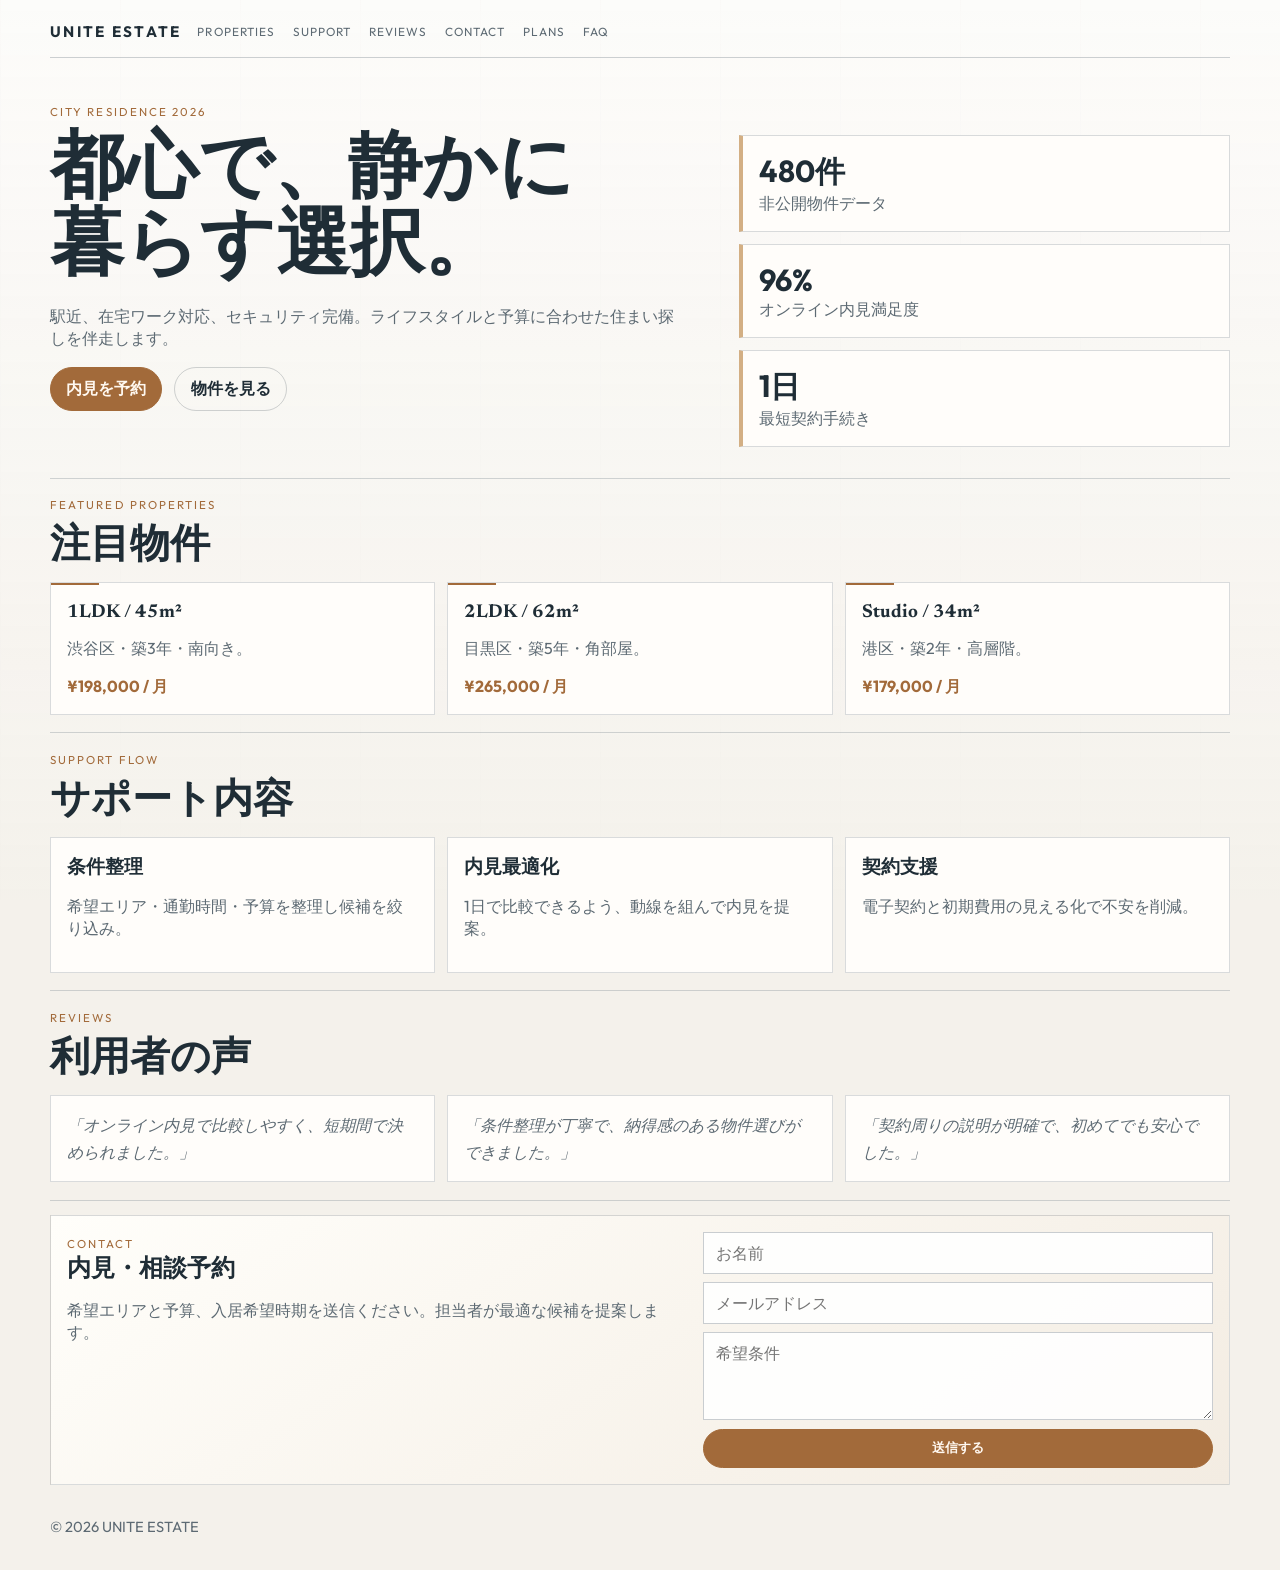
<file: index.html>
<!doctype html>
<html lang="ja">
  <head>
    <meta charset="UTF-8" />
    <meta name="viewport" content="width=device-width, initial-scale=1.0" />
    <title>UNITE ESTATE | 都市型レジデンス</title>
    <link rel="preconnect" href="https://fonts.googleapis.com" />
    <link rel="preconnect" href="https://fonts.gstatic.com" crossorigin />
    <link href="https://fonts.googleapis.com/css2?family=Newsreader:opsz,wght@6..72,500;6..72,700&family=Outfit:wght@400;500;700&display=swap" rel="stylesheet" />
    <link rel="stylesheet" href="styles.css" />
  </head>
  <body>
    <div class="bg-layer"></div>
    <header class="site-header container">
      <a class="brand" href="#top">UNITE ESTATE</a>
      <button class="menu-toggle" aria-expanded="false" aria-label="メニュー">☰</button>
      <nav class="nav-links">
        <a href="#properties">Properties</a>
        <a href="#support">Support</a>
        <a href="#reviews">Reviews</a>
        <a href="#contact">Contact</a>
              <a href="plans.html">Plans</a>
        <a href="faq.html">FAQ</a>
      </nav>
    </header>

    <main id="top" class="container">
      <section class="hero reveal">
        <span class="badge">CITY RESIDENCE 2026</span>
        <div class="hero-grid">
          <div>
            <h1>都心で、静かに暮らす選択。</h1>
            <p class="lead">駅近、在宅ワーク対応、セキュリティ完備。ライフスタイルと予算に合わせた住まい探しを伴走します。</p>
            <div class="hero-actions">
              <a class="btn primary" href="#contact">内見を予約</a>
              <a class="btn ghost" href="#properties">物件を見る</a>
            </div>
          </div>
          <aside class="hero-stats">
            <article><strong data-count="480" data-suffix="件">0件</strong><span>非公開物件データ</span></article>
            <article><strong data-count="96" data-suffix="%">0%</strong><span>オンライン内見満足度</span></article>
            <article><strong data-count="1" data-suffix="日">0日</strong><span>最短契約手続き</span></article>
          </aside>
        </div>
      </section>

      <section class="section reveal" id="properties">
        <div class="section-head"><span class="eyebrow">FEATURED PROPERTIES</span><h2>注目物件</h2></div>
        <div class="card-grid three">
          <article class="card"><h3>1LDK / 45m²</h3><p>渋谷区・築3年・南向き。</p><strong>¥198,000 / 月</strong></article>
          <article class="card"><h3>2LDK / 62m²</h3><p>目黒区・築5年・角部屋。</p><strong>¥265,000 / 月</strong></article>
          <article class="card"><h3>Studio / 34m²</h3><p>港区・築2年・高層階。</p><strong>¥179,000 / 月</strong></article>
        </div>
      </section>

      <section class="section reveal" id="support">
        <div class="section-head"><span class="eyebrow">SUPPORT FLOW</span><h2>サポート内容</h2></div>
        <div class="process-list">
          <article><h3>条件整理</h3><p>希望エリア・通勤時間・予算を整理し候補を絞り込み。</p></article>
          <article><h3>内見最適化</h3><p>1日で比較できるよう、動線を組んで内見を提案。</p></article>
          <article><h3>契約支援</h3><p>電子契約と初期費用の見える化で不安を削減。</p></article>
        </div>
      </section>

      <section class="section reveal" id="reviews">
        <div class="section-head"><span class="eyebrow">REVIEWS</span><h2>利用者の声</h2></div>
        <div class="review-grid">
          <blockquote>「オンライン内見で比較しやすく、短期間で決められました。」</blockquote>
          <blockquote>「条件整理が丁寧で、納得感のある物件選びができました。」</blockquote>
          <blockquote>「契約周りの説明が明確で、初めてでも安心でした。」</blockquote>
        </div>
      </section>

      <section class="section reveal" id="contact">
        <div class="contact-panel">
          <div>
            <span class="eyebrow">CONTACT</span>
            <h2>内見・相談予約</h2>
            <p>希望エリアと予算、入居希望時期を送信ください。担当者が最適な候補を提案します。</p>
          </div>
          <form class="contact-form">
            <input type="text" placeholder="お名前" required />
            <input type="email" placeholder="メールアドレス" required />
            <textarea placeholder="希望条件"></textarea>
            <button type="submit" class="btn primary">送信する</button>
          </form>
        </div>
      </section>
    </main>

    <footer class="container">© <span id="year"></span> UNITE ESTATE</footer>
    <div class="toast" id="toast">お問い合わせありがとうございます。担当よりご連絡します。</div>
    <script src="app.js"></script>
  </body>
</html>
</file>
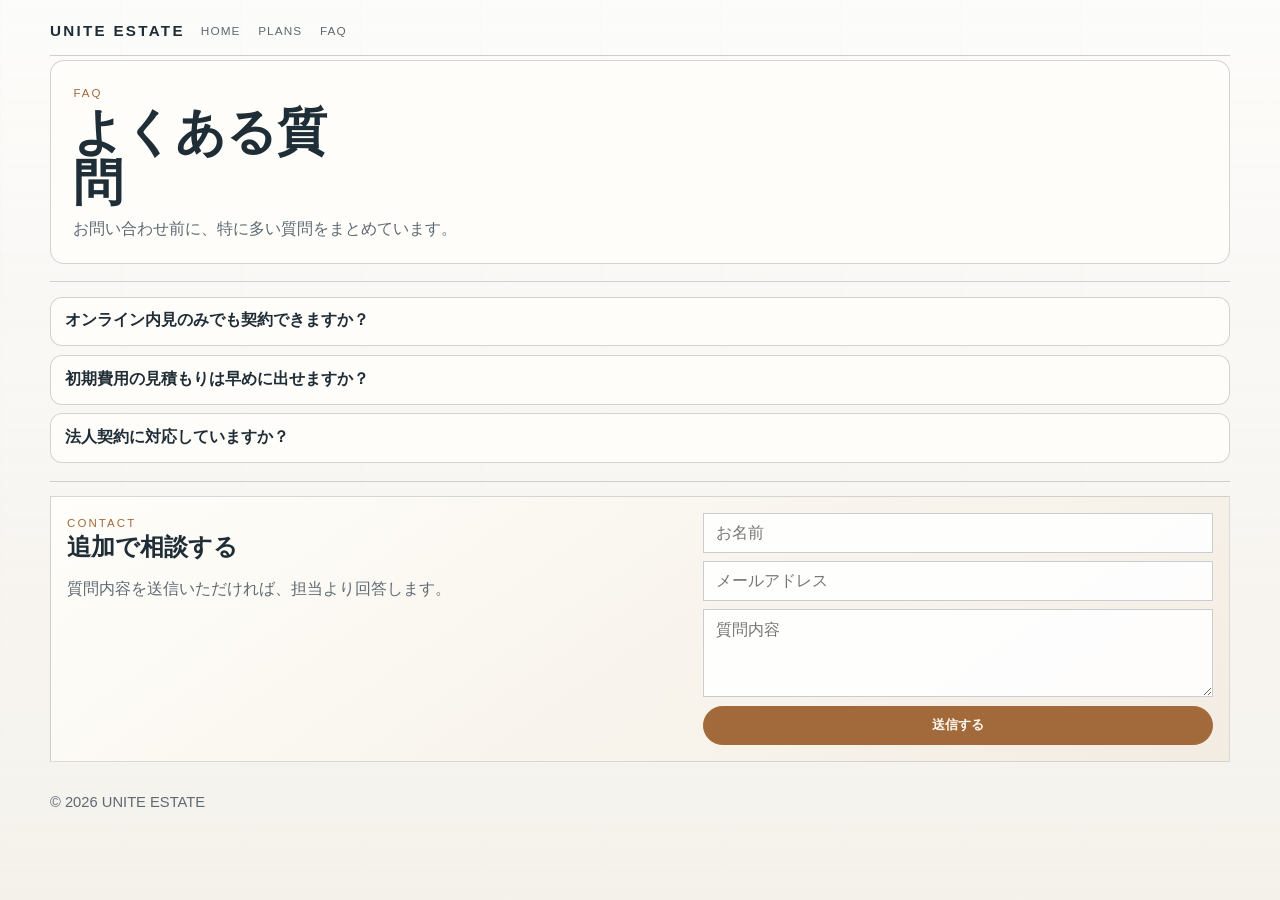
<file: faq.html>
<!doctype html>
<html lang="ja">
  <head>
    <meta charset="UTF-8" />
    <meta name="viewport" content="width=device-width, initial-scale=1.0" />
    <title>UNITE ESTATE | FAQ</title>
    <link rel="preconnect" href="https://fonts.googleapis.com" />
    <link rel="preconnect" href="https://fonts.gstatic.com" crossorigin />
    <link rel="stylesheet" href="styles.css" />
  </head>
  <body class="extra-page">
    <div class="bg-layer"></div>
    <header class="site-header container">
      <a class="brand" href="index.html">UNITE ESTATE</a>
      <button class="menu-toggle" aria-expanded="false" aria-label="メニュー">☰</button>
      <nav class="nav-links">
        <a href="index.html">Home</a>
        <a href="plans.html">Plans</a>
        <a href="faq.html">FAQ</a>
      </nav>
    </header>

    <main class="container">
      <section class="subhero reveal">
        <span class="eyebrow">FAQ</span>
        <h1>よくある質問</h1>
        <p>お問い合わせ前に、特に多い質問をまとめています。</p>
      </section>

      <section class="section reveal">
        <div class="faq-list">
          <article class="faq-item">
            <button class="faq-question" type="button" aria-expanded="false">オンライン内見のみでも契約できますか？</button>
            <div class="faq-answer">可能です。書類説明と電子契約までオンライン対応します。</div>
          </article>
          <article class="faq-item">
            <button class="faq-question" type="button" aria-expanded="false">初期費用の見積もりは早めに出せますか？</button>
            <div class="faq-answer">候補物件決定後、当日中に概算をご案内します。</div>
          </article>
          <article class="faq-item">
            <button class="faq-question" type="button" aria-expanded="false">法人契約に対応していますか？</button>
            <div class="faq-answer">はい。社宅規程に合わせた手続きも可能です。</div>
          </article>
        </div>
      </section>

      <section class="section reveal">
        <div class="contact-panel">
          <div>
            <span class="eyebrow">CONTACT</span>
            <h2>追加で相談する</h2>
            <p>質問内容を送信いただければ、担当より回答します。</p>
          </div>
          <form class="contact-form">
            <input type="text" placeholder="お名前" required />
            <input type="email" placeholder="メールアドレス" required />
            <textarea placeholder="質問内容"></textarea>
            <button type="submit" class="btn primary">送信する</button>
          </form>
        </div>
      </section>
    </main>

    <footer class="container">© <span id="year"></span> UNITE ESTATE</footer>
    <div class="toast" id="toast">お問い合わせありがとうございます。順次返信します。</div>
    <script src="app.js"></script>
  </body>
</html>
</file>
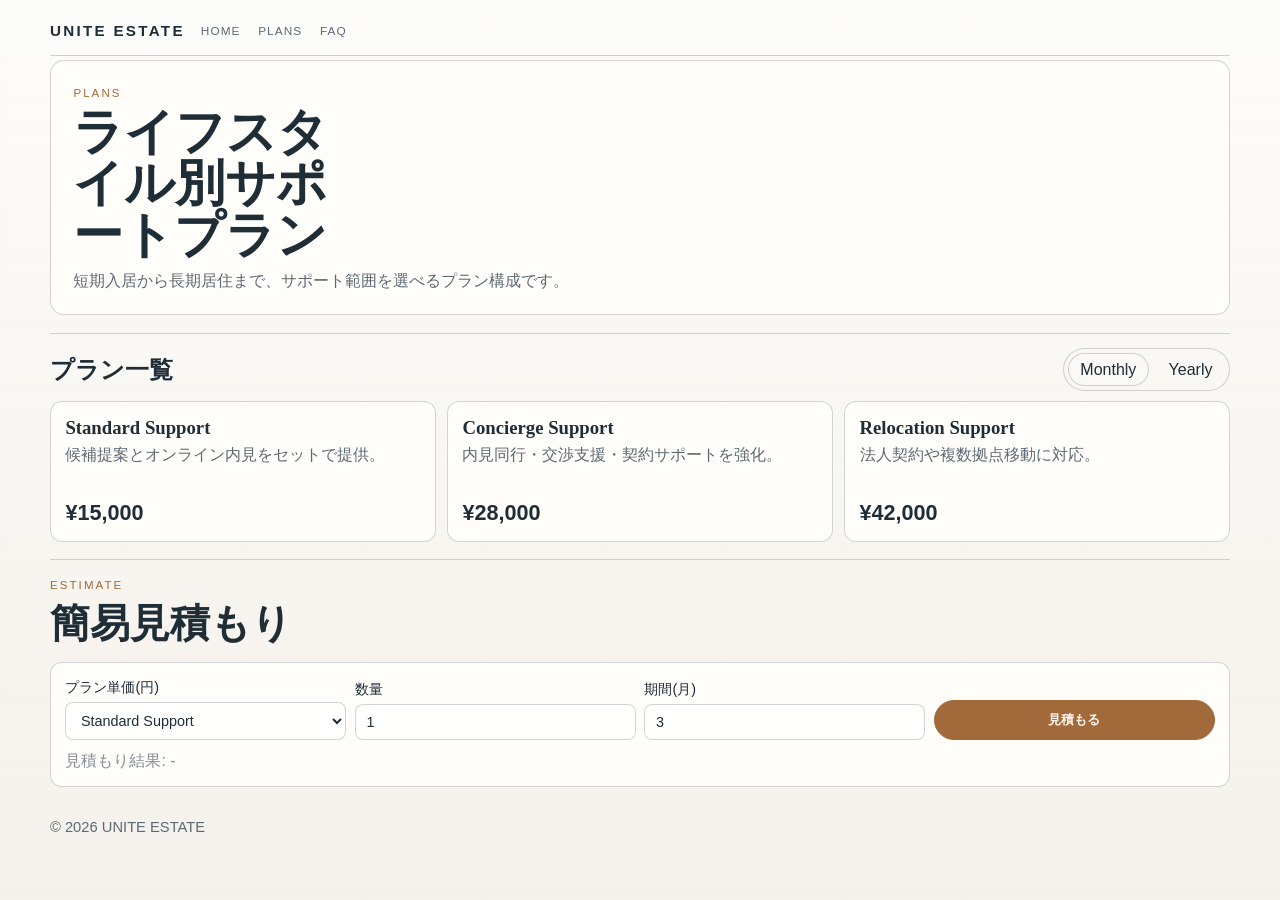
<file: plans.html>
<!doctype html>
<html lang="ja">
  <head>
    <meta charset="UTF-8" />
    <meta name="viewport" content="width=device-width, initial-scale=1.0" />
    <title>UNITE ESTATE | Plans</title>
    <link rel="preconnect" href="https://fonts.googleapis.com" />
    <link rel="preconnect" href="https://fonts.gstatic.com" crossorigin />
    <link rel="stylesheet" href="styles.css" />
  </head>
  <body class="extra-page">
    <div class="bg-layer"></div>
    <header class="site-header container">
      <a class="brand" href="index.html">UNITE ESTATE</a>
      <button class="menu-toggle" aria-expanded="false" aria-label="メニュー">☰</button>
      <nav class="nav-links">
        <a href="index.html">Home</a>
        <a href="plans.html">Plans</a>
        <a href="faq.html">FAQ</a>
      </nav>
    </header>

    <main class="container">
      <section class="subhero reveal">
        <span class="eyebrow">PLANS</span>
        <h1>ライフスタイル別サポートプラン</h1>
        <p>短期入居から長期居住まで、サポート範囲を選べるプラン構成です。</p>
      </section>

      <section class="section reveal" data-pricing>
        <div class="pricing-head">
          <h2>プラン一覧</h2>
          <div class="pricing-mode">
            <button class="mode-btn active" type="button" data-mode="monthly">Monthly</button>
            <button class="mode-btn" type="button" data-mode="yearly">Yearly</button>
          </div>
        </div>

        <div class="pricing-cards">
          <article class="price-card">
            <h3>Standard Support</h3>
            <p>候補提案とオンライン内見をセットで提供。</p>
            <strong>¥<span data-price data-monthly="15000" data-yearly="165000">15000</span></strong>
          </article>
          <article class="price-card">
            <h3>Concierge Support</h3>
            <p>内見同行・交渉支援・契約サポートを強化。</p>
            <strong>¥<span data-price data-monthly="28000" data-yearly="310000">28000</span></strong>
          </article>
          <article class="price-card">
            <h3>Relocation Support</h3>
            <p>法人契約や複数拠点移動に対応。</p>
            <strong>¥<span data-price data-monthly="42000" data-yearly="470000">42000</span></strong>
          </article>
        </div>
      </section>

      <section class="section reveal">
        <div class="section-head">
          <span class="eyebrow">ESTIMATE</span>
          <h2>簡易見積もり</h2>
        </div>
        <div class="calc-box">
          <form class="calc-form">
            <label>
              プラン単価(円)
              <select name="unit_price">
                <option value="15000">Standard Support</option>
                <option value="28000">Concierge Support</option>
                <option value="42000">Relocation Support</option>
              </select>
            </label>
            <label>
              数量
              <input type="number" name="quantity" min="1" value="1" />
            </label>
            <label>
              期間(月)
              <input type="number" name="months" min="1" value="3" />
            </label>
            <button type="submit" class="btn primary">見積もる</button>
          </form>
          <p class="calc-result" aria-live="polite">見積もり結果: -</p>
        </div>
      </section>
    </main>

    <footer class="container">© <span id="year"></span> UNITE ESTATE</footer>
    <div class="toast" id="toast">更新内容を反映しました。</div>
    <script src="app.js"></script>
  </body>
</html>
</file>
<file: styles.css>
:root {
  --bg: #f4f1eb;
  --paper: #fffdfa;
  --text: #1f2d36;
  --muted: #5d6a73;
  --line: rgba(82, 93, 103, 0.26);
  --accent: #a26a3a;
  --accent-soft: #d3af84;
}

* { box-sizing: border-box; }

body {
  margin: 0;
  background: var(--bg);
  color: var(--text);
  font-family: "Outfit", sans-serif;
}

.bg-layer {
  position: fixed;
  inset: 0;
  z-index: -1;
  background:
    linear-gradient(180deg, rgba(255, 255, 255, 0.74), rgba(244, 241, 235, 0.9)),
    repeating-linear-gradient(90deg, rgba(41, 51, 61, 0.04) 0 1px, transparent 1px 120px);
}

.container {
  width: min(1180px, 94vw);
  margin: 0 auto;
}

.site-header {
  padding: 1.4rem 0 1rem;
  display: grid;
  grid-template-columns: auto auto 1fr;
  gap: 1rem;
  align-items: center;
  border-bottom: 1px solid rgba(130, 142, 151, 0.4);
}

.brand {
  text-decoration: none;
  color: var(--text);
  font-weight: 700;
  letter-spacing: 0.15em;
  font-size: 0.95rem;
}

.menu-toggle { display: none; }

.nav-links {
  justify-self: end;
  display: flex;
  gap: 1.1rem;
}

.nav-links a {
  text-decoration: none;
  color: var(--muted);
  text-transform: uppercase;
  letter-spacing: 0.09em;
  font-size: 0.74rem;
}

.hero {
  padding: 2.6rem 0 0.8rem;
}

.badge,
.eyebrow {
  display: inline-block;
  color: var(--accent);
  letter-spacing: 0.18em;
  font-size: 0.72rem;
  text-transform: uppercase;
}

.hero-grid {
  margin-top: 0.95rem;
  display: grid;
  grid-template-columns: 1.3fr 0.95fr;
  gap: 1rem;
}

h1,
h2,
h3 {
  margin: 0;
  font-family: "Newsreader", serif;
}

h1 {
  font-size: clamp(2.1rem, 5.8vw, 4.8rem);
  line-height: 1.04;
  max-width: 11ch;
}

.lead {
  margin: 1rem 0 1.1rem;
  max-width: 58ch;
  color: var(--muted);
}

.hero-actions {
  display: flex;
  gap: 0.75rem;
  flex-wrap: wrap;
}

.btn {
  text-decoration: none;
  border: 1px solid var(--line);
  padding: 0.62rem 0.95rem;
  border-radius: 999px;
  font-weight: 700;
}

.btn.primary {
  background: var(--accent);
  border-color: var(--accent);
  color: #fff8f0;
}

.btn.ghost {
  color: var(--text);
}

.hero-stats {
  display: grid;
  gap: 0.75rem;
}

.hero-stats article,
.card,
.process-list article,
.review-grid blockquote,
.contact-panel {
  background: var(--paper);
  border: 1px solid rgba(129, 140, 149, 0.3);
  border-radius: 0;
  padding: 1rem;
}

.hero-stats article {
  border-left: 4px solid var(--accent-soft);
}

.hero-stats strong {
  display: block;
  font-size: 1.9rem;
}

.hero-stats span,
.card p,
.process-list p,
.review-grid blockquote,
.contact-panel p {
  color: var(--muted);
}

.section {
  margin-top: 1.1rem;
  padding-top: 0.9rem;
  border-top: 1px solid rgba(129, 140, 149, 0.35);
}

.section-head {
  margin-bottom: 0.7rem;
}

.section-head h2 {
  margin-top: 0.2rem;
  font-size: clamp(1.55rem, 4vw, 2.5rem);
}

.card-grid,
.process-list,
.review-grid {
  display: grid;
  gap: 0.75rem;
}

.card-grid.three,
.process-list,
.review-grid {
  grid-template-columns: repeat(3, minmax(0, 1fr));
}

.card {
  position: relative;
  padding-top: 1.2rem;
}

.card::before {
  content: "";
  position: absolute;
  top: 0;
  left: 0;
  width: 48px;
  height: 2px;
  background: var(--accent);
}

.card strong {
  color: var(--accent);
}

.review-grid blockquote {
  margin: 0;
  font-style: italic;
  line-height: 1.65;
}

.contact-panel {
  display: grid;
  grid-template-columns: 1.1fr 0.9fr;
  gap: 0.8rem;
  background: linear-gradient(145deg, #fffefa, #f3ece2);
}

.contact-form {
  display: grid;
  gap: 0.52rem;
}

.contact-form input,
.contact-form textarea {
  width: 100%;
  border: 1px solid rgba(127, 137, 145, 0.42);
  background: rgba(255, 255, 255, 0.9);
  color: var(--text);
  padding: 0.62rem 0.72rem;
  font: inherit;
}

.contact-form textarea { min-height: 88px; resize: vertical; }

footer {
  padding: 2rem 0 2.1rem;
  color: var(--muted);
  font-size: 0.92rem;
}

.toast {
  position: fixed;
  right: 16px;
  bottom: 16px;
  background: #fffdf9;
  color: #24323b;
  border: 1px solid rgba(115, 126, 135, 0.46);
  padding: 0.64rem 0.88rem;
  opacity: 0;
  transform: translateY(10px);
  pointer-events: none;
  transition: 220ms ease;
}

.toast.show { opacity: 1; transform: translateY(0); }

.reveal {
  opacity: 0;
  transform: translateY(18px);
  transition: 460ms ease;
}

.reveal.in { opacity: 1; transform: translateY(0); }

@media (max-width: 860px) {
  .menu-toggle {
    display: inline-block;
    border: 1px solid rgba(127, 138, 148, 0.5);
    background: transparent;
    color: var(--text);
    padding: 0.36rem 0.62rem;
  }

  .nav-links {
    display: none;
    position: absolute;
    right: 3vw;
    top: 60px;
    flex-direction: column;
    background: #fffaf2;
    border: 1px solid rgba(127, 138, 148, 0.45);
    padding: 0.7rem;
  }

  .nav-links.open { display: flex; }

  .hero-grid,
  .card-grid.three,
  .process-list,
  .review-grid,
  .contact-panel { grid-template-columns: 1fr; }
}

/* EXTRA PAGES */
.extra-page .site-header {
  margin-bottom: 0.2rem;
}

.subhero {
  padding: 1.4rem;
  border: 1px solid var(--line);
  border-radius: 14px;
  background: var(--panel, var(--paper, rgba(255, 255, 255, 0.08)));
}

.subhero h1 {
  margin: 0.35rem 0 0.6rem;
  font-size: clamp(1.8rem, 5vw, 3.1rem);
}

.subhero p {
  margin: 0;
  color: var(--muted);
  max-width: 64ch;
}

.pricing-head {
  display: flex;
  justify-content: space-between;
  align-items: center;
  gap: 0.8rem;
  margin-bottom: 0.65rem;
}

.pricing-mode {
  display: inline-flex;
  gap: 0.45rem;
  padding: 0.25rem;
  border: 1px solid var(--line);
  border-radius: 999px;
  background: rgba(255, 255, 255, 0.04);
}

.mode-btn {
  border: 1px solid transparent;
  border-radius: 999px;
  padding: 0.4rem 0.72rem;
  background: transparent;
  color: inherit;
  font: inherit;
  cursor: pointer;
}

.mode-btn.active {
  border-color: var(--line);
  background: rgba(255, 255, 255, 0.12);
}

.pricing-cards {
  display: grid;
  grid-template-columns: repeat(3, minmax(0, 1fr));
  gap: 0.7rem;
}

.price-card {
  border: 1px solid var(--line);
  border-radius: 12px;
  padding: 0.9rem;
  background: var(--panel, var(--paper, rgba(255, 255, 255, 0.08)));
}

.price-card h3 {
  margin: 0 0 0.4rem;
}

.price-card p {
  margin: 0;
  color: var(--muted);
  min-height: 2.8em;
}

.price-card strong {
  display: inline-block;
  margin-top: 0.65rem;
  font-size: 1.35rem;
}

.calc-box {
  border: 1px solid var(--line);
  border-radius: 12px;
  padding: 0.9rem;
  background: var(--panel, var(--paper, rgba(255, 255, 255, 0.08)));
}

.calc-form {
  display: grid;
  grid-template-columns: repeat(4, minmax(0, 1fr));
  gap: 0.55rem;
  align-items: end;
}

.calc-form label {
  display: grid;
  gap: 0.32rem;
  font-size: 0.9rem;
}

.calc-form select,
.calc-form input {
  width: 100%;
  border: 1px solid var(--line);
  border-radius: 8px;
  padding: 0.58rem 0.66rem;
  background: rgba(255, 255, 255, 0.75);
  color: inherit;
  font: inherit;
}

.calc-result {
  margin: 0.65rem 0 0;
  color: var(--muted);
  opacity: 0.75;
}

.calc-result.show {
  opacity: 1;
}

.faq-list {
  display: grid;
  gap: 0.55rem;
}

.faq-item {
  border: 1px solid var(--line);
  border-radius: 12px;
  overflow: hidden;
  background: var(--panel, var(--paper, rgba(255, 255, 255, 0.08)));
}

.faq-question {
  width: 100%;
  text-align: left;
  background: transparent;
  border: 0;
  border-bottom: 1px solid transparent;
  color: inherit;
  font: inherit;
  font-weight: 700;
  padding: 0.8rem 0.9rem;
  cursor: pointer;
}

.faq-item.open .faq-question {
  border-bottom-color: var(--line);
}

.faq-answer {
  display: none;
  padding: 0.72rem 0.9rem;
  color: var(--muted);
}

.faq-item.open .faq-answer {
  display: block;
}

@media (max-width: 860px) {
  .pricing-head {
    flex-direction: column;
    align-items: flex-start;
  }

  .pricing-cards {
    grid-template-columns: 1fr;
  }

  .calc-form {
    grid-template-columns: 1fr;
  }
}
</file>
